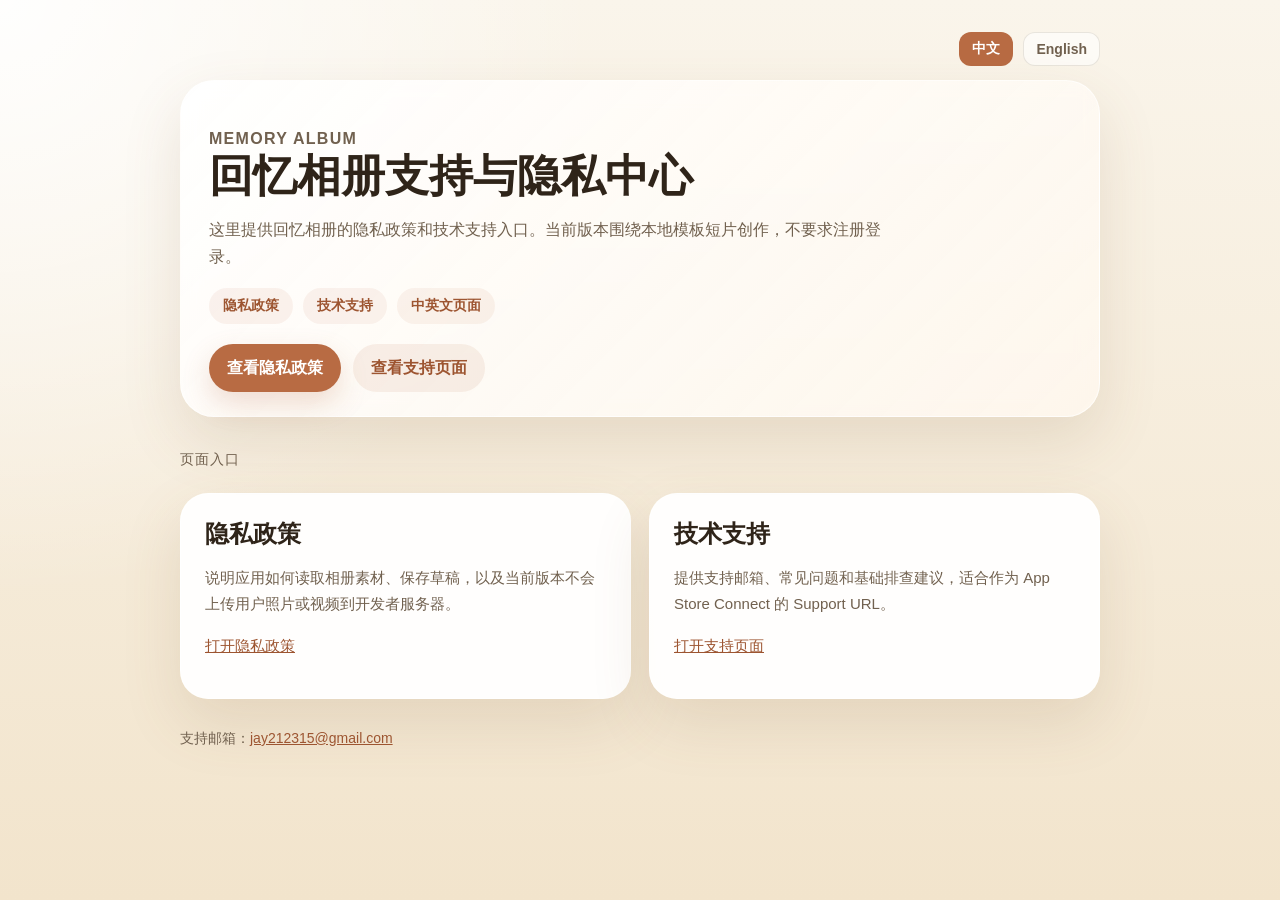
<file: index.html>
<!DOCTYPE html>
<html lang="zh-CN">
  <head>
    <meta charset="utf-8" />
    <meta name="viewport" content="width=device-width, initial-scale=1" />
    <title>回忆相册 | 支持与隐私</title>
    <link rel="stylesheet" href="./styles.css" />
  </head>
  <body>
    <main class="page">
      <nav class="language-switch" aria-label="Language">
        <a aria-current="page" href="./">中文</a>
        <a href="./en/">English</a>
      </nav>
      <section class="hero">
        <p class="eyebrow">Memory Album</p>
        <h1>回忆相册支持与隐私中心</h1>
        <p>
          这里提供回忆相册的隐私政策和技术支持入口。当前版本围绕本地模板短片创作，不要求注册登录。
        </p>
        <div class="meta">
          <span class="pill">隐私政策</span>
          <span class="pill">技术支持</span>
          <span class="pill">中英文页面</span>
        </div>
        <div class="cta-row">
          <a class="button" href="./privacy/">查看隐私政策</a>
          <a class="button secondary" href="./support/">查看支持页面</a>
        </div>
      </section>

      <p class="section-title">页面入口</p>
      <section class="grid two">
        <article class="card">
          <h2>隐私政策</h2>
          <p>
            说明应用如何读取相册素材、保存草稿，以及当前版本不会上传用户照片或视频到开发者服务器。
          </p>
          <p><a href="./privacy/">打开隐私政策</a></p>
        </article>
        <article class="card">
          <h2>技术支持</h2>
          <p>
            提供支持邮箱、常见问题和基础排查建议，适合作为 App Store Connect 的 Support URL。
          </p>
          <p><a href="./support/">打开支持页面</a></p>
        </article>
      </section>

      <p class="footer-note">
        支持邮箱：<a href="mailto:jay212315@gmail.com">jay212315@gmail.com</a>
      </p>
    </main>
  </body>
</html>
</file>
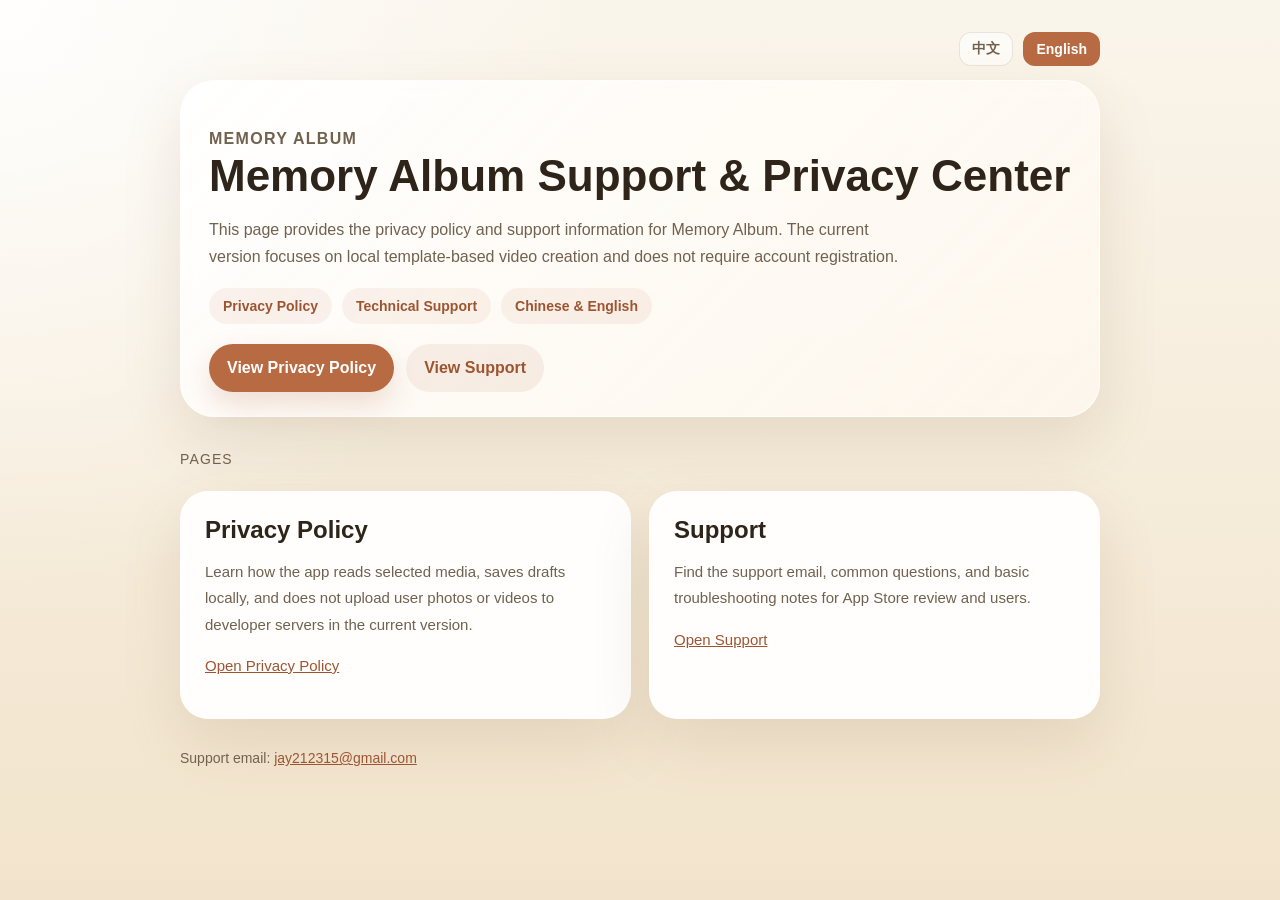
<file: en/index.html>
<!DOCTYPE html>
<html lang="en">
  <head>
    <meta charset="utf-8" />
    <meta name="viewport" content="width=device-width, initial-scale=1" />
    <title>Memory Album | Support & Privacy</title>
    <link rel="stylesheet" href="../styles.css" />
  </head>
  <body>
    <main class="page">
      <nav class="language-switch" aria-label="Language">
        <a href="../">中文</a>
        <a aria-current="page" href="./">English</a>
      </nav>
      <section class="hero">
        <p class="eyebrow">Memory Album</p>
        <h1>Memory Album Support & Privacy Center</h1>
        <p>
          This page provides the privacy policy and support information for Memory Album. The current version focuses on local template-based video creation and does not require account registration.
        </p>
        <div class="meta">
          <span class="pill">Privacy Policy</span>
          <span class="pill">Technical Support</span>
          <span class="pill">Chinese & English</span>
        </div>
        <div class="cta-row">
          <a class="button" href="./privacy/">View Privacy Policy</a>
          <a class="button secondary" href="./support/">View Support</a>
        </div>
      </section>

      <p class="section-title">Pages</p>
      <section class="grid two">
        <article class="card">
          <h2>Privacy Policy</h2>
          <p>
            Learn how the app reads selected media, saves drafts locally, and does not upload user photos or videos to developer servers in the current version.
          </p>
          <p><a href="./privacy/">Open Privacy Policy</a></p>
        </article>
        <article class="card">
          <h2>Support</h2>
          <p>
            Find the support email, common questions, and basic troubleshooting notes for App Store review and users.
          </p>
          <p><a href="./support/">Open Support</a></p>
        </article>
      </section>

      <p class="footer-note">
        Support email: <a href="mailto:jay212315@gmail.com">jay212315@gmail.com</a>
      </p>
    </main>
  </body>
</html>
</file>
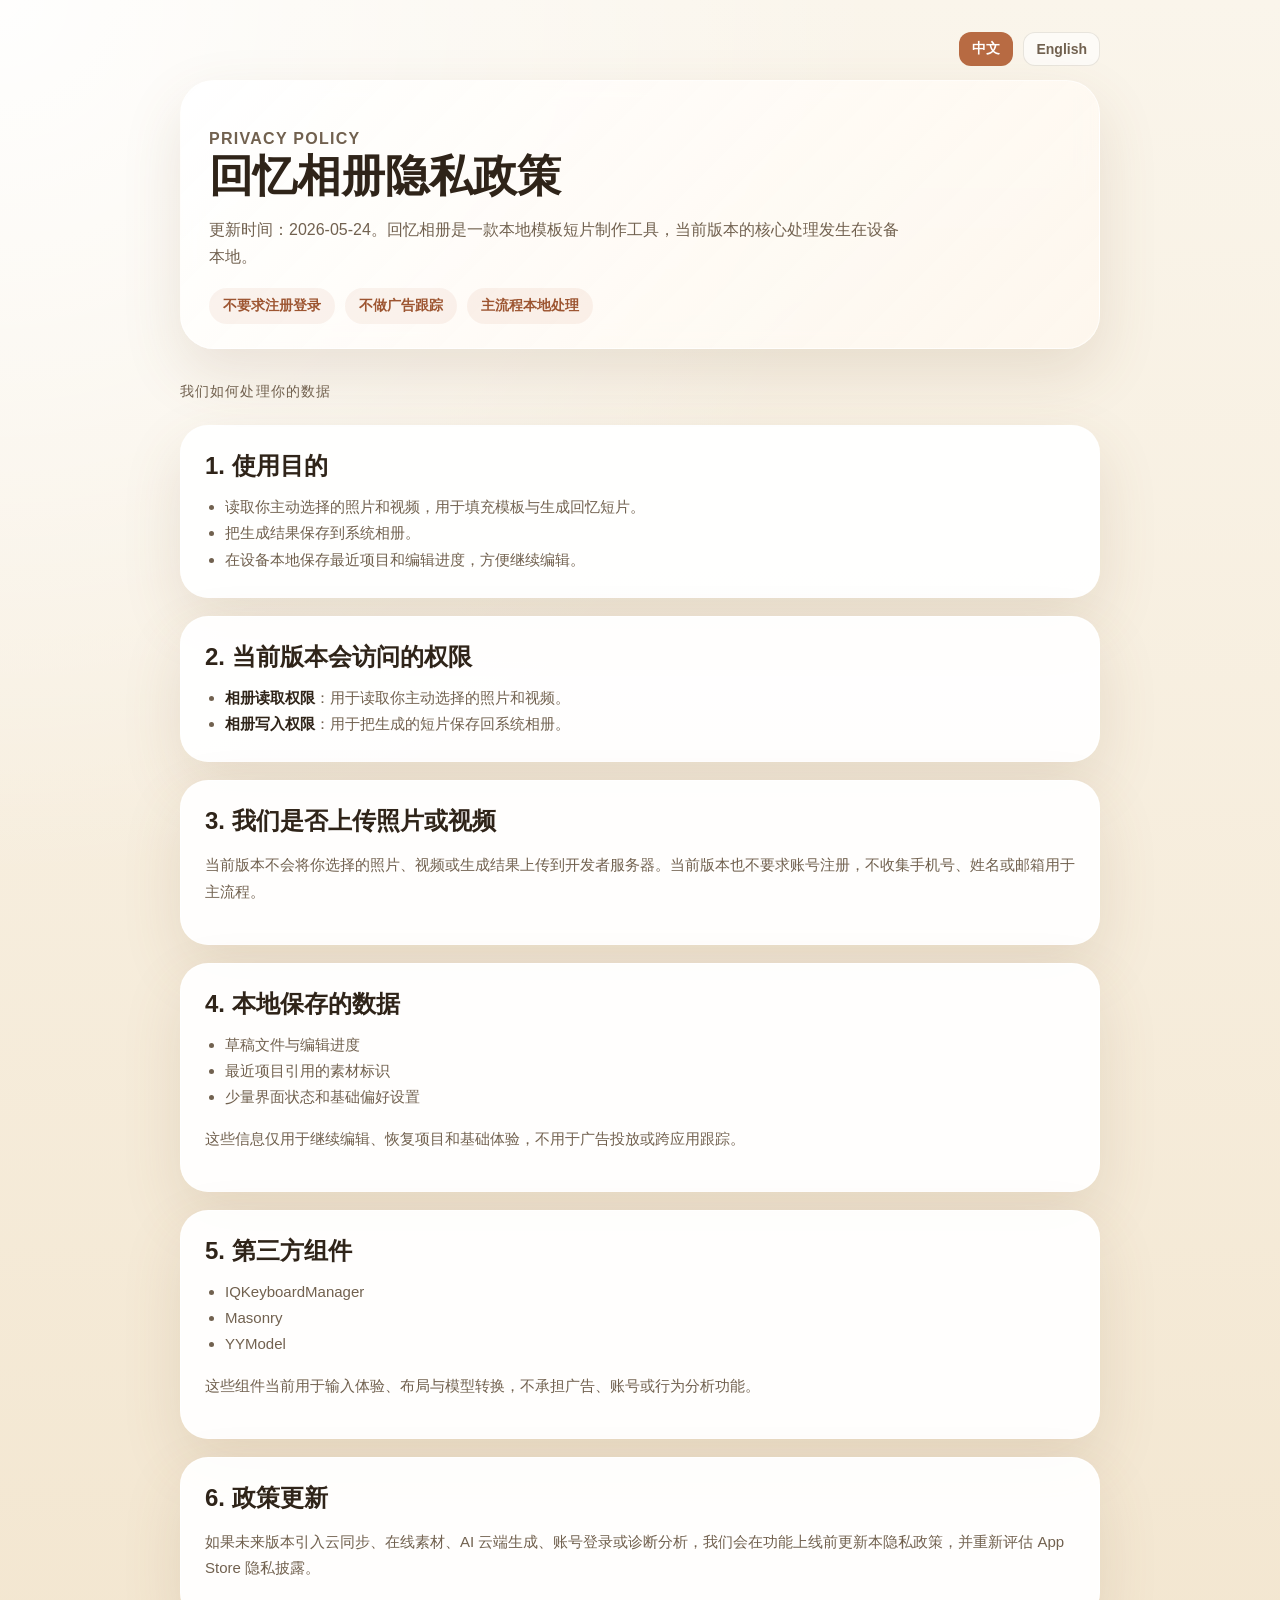
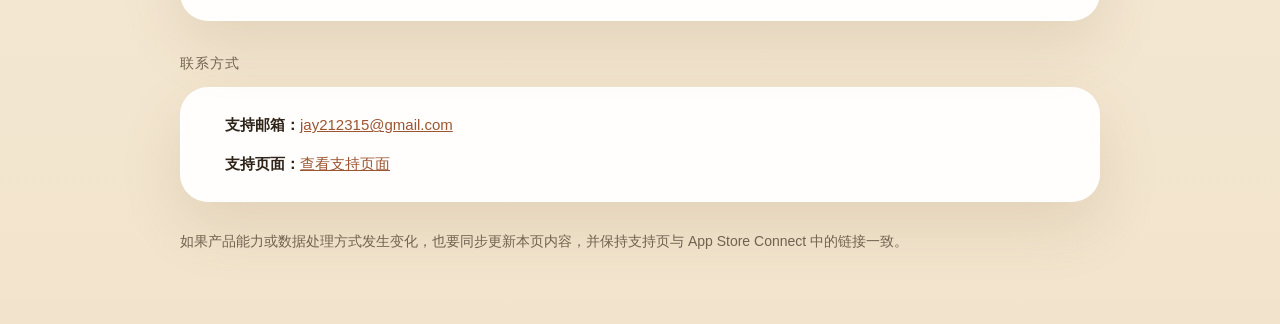
<file: privacy/index.html>
<!DOCTYPE html>
<html lang="zh-CN">
  <head>
    <meta charset="utf-8" />
    <meta name="viewport" content="width=device-width, initial-scale=1" />
    <title>回忆相册隐私政策</title>
    <link rel="stylesheet" href="../styles.css" />
  </head>
  <body>
    <main class="page">
      <nav class="language-switch" aria-label="Language">
        <a aria-current="page" href="./">中文</a>
        <a href="../en/privacy/">English</a>
      </nav>
      <section class="hero">
        <p class="eyebrow">Privacy Policy</p>
        <h1>回忆相册隐私政策</h1>
        <p>
          更新时间：2026-05-24。回忆相册是一款本地模板短片制作工具，当前版本的核心处理发生在设备本地。
        </p>
        <div class="meta">
          <span class="pill">不要求注册登录</span>
          <span class="pill">不做广告跟踪</span>
          <span class="pill">主流程本地处理</span>
        </div>
      </section>

      <p class="section-title">我们如何处理你的数据</p>
      <section class="grid">
        <article class="card">
          <h2>1. 使用目的</h2>
          <ul>
            <li>读取你主动选择的照片和视频，用于填充模板与生成回忆短片。</li>
            <li>把生成结果保存到系统相册。</li>
            <li>在设备本地保存最近项目和编辑进度，方便继续编辑。</li>
          </ul>
        </article>
        <article class="card">
          <h2>2. 当前版本会访问的权限</h2>
          <ul>
            <li><span class="highlight">相册读取权限</span>：用于读取你主动选择的照片和视频。</li>
            <li><span class="highlight">相册写入权限</span>：用于把生成的短片保存回系统相册。</li>
          </ul>
        </article>
        <article class="card">
          <h2>3. 我们是否上传照片或视频</h2>
          <p>
            当前版本不会将你选择的照片、视频或生成结果上传到开发者服务器。当前版本也不要求账号注册，不收集手机号、姓名或邮箱用于主流程。
          </p>
        </article>
        <article class="card">
          <h2>4. 本地保存的数据</h2>
          <ul>
            <li>草稿文件与编辑进度</li>
            <li>最近项目引用的素材标识</li>
            <li>少量界面状态和基础偏好设置</li>
          </ul>
          <p>这些信息仅用于继续编辑、恢复项目和基础体验，不用于广告投放或跨应用跟踪。</p>
        </article>
        <article class="card">
          <h2>5. 第三方组件</h2>
          <ul>
            <li>IQKeyboardManager</li>
            <li>Masonry</li>
            <li>YYModel</li>
          </ul>
          <p>这些组件当前用于输入体验、布局与模型转换，不承担广告、账号或行为分析功能。</p>
        </article>
        <article class="card">
          <h2>6. 政策更新</h2>
          <p>
            如果未来版本引入云同步、在线素材、AI 云端生成、账号登录或诊断分析，我们会在功能上线前更新本隐私政策，并重新评估 App Store 隐私披露。
          </p>
        </article>
      </section>

      <p class="section-title">联系方式</p>
      <section class="card">
        <ul class="list-plain">
          <li><span class="highlight">支持邮箱：</span><a href="mailto:jay212315@gmail.com">jay212315@gmail.com</a></li>
          <li><span class="highlight">支持页面：</span><a href="../support/">查看支持页面</a></li>
        </ul>
      </section>

      <p class="footer-note">
        如果产品能力或数据处理方式发生变化，也要同步更新本页内容，并保持支持页与 App Store Connect 中的链接一致。
      </p>
    </main>
  </body>
</html>
</file>
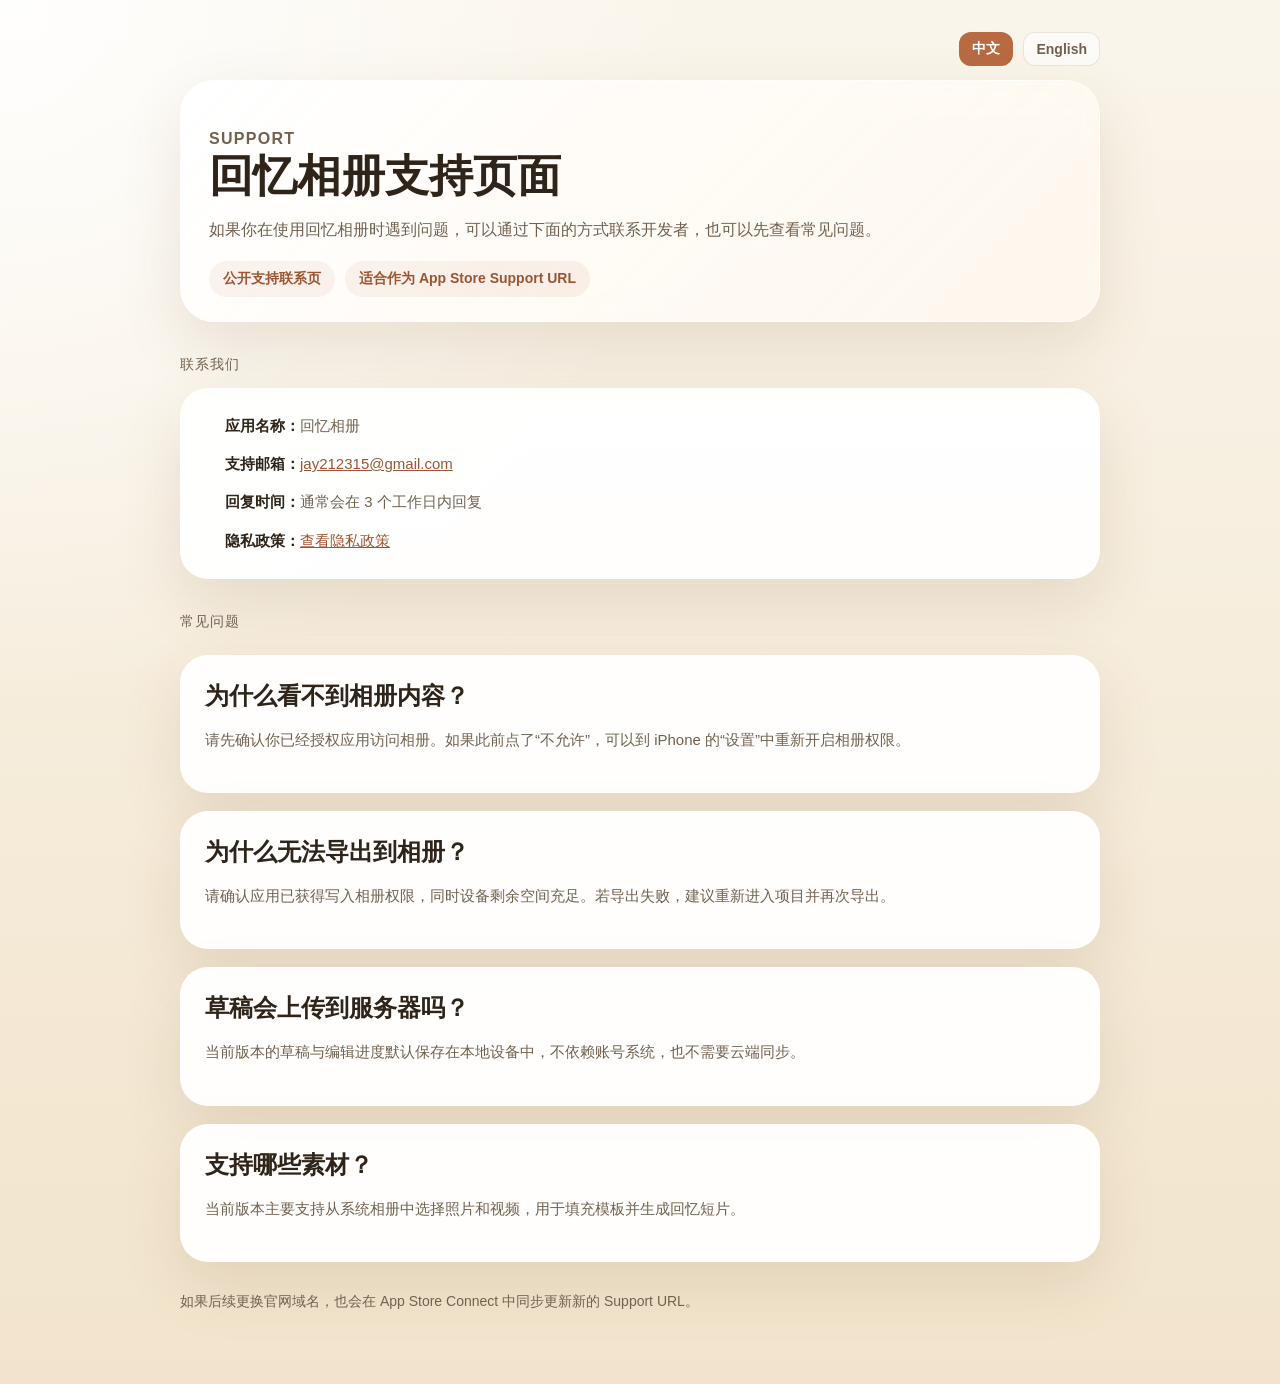
<file: support/index.html>
<!DOCTYPE html>
<html lang="zh-CN">
  <head>
    <meta charset="utf-8" />
    <meta name="viewport" content="width=device-width, initial-scale=1" />
    <title>回忆相册支持页面</title>
    <link rel="stylesheet" href="../styles.css" />
  </head>
  <body>
    <main class="page">
      <nav class="language-switch" aria-label="Language">
        <a aria-current="page" href="./">中文</a>
        <a href="../en/support/">English</a>
      </nav>
      <section class="hero">
        <p class="eyebrow">Support</p>
        <h1>回忆相册支持页面</h1>
        <p>
          如果你在使用回忆相册时遇到问题，可以通过下面的方式联系开发者，也可以先查看常见问题。
        </p>
        <div class="meta">
          <span class="pill">公开支持联系页</span>
          <span class="pill">适合作为 App Store Support URL</span>
        </div>
      </section>

      <p class="section-title">联系我们</p>
      <section class="card">
        <ul class="list-plain">
          <li><span class="highlight">应用名称：</span>回忆相册</li>
          <li><span class="highlight">支持邮箱：</span><a href="mailto:jay212315@gmail.com">jay212315@gmail.com</a></li>
          <li><span class="highlight">回复时间：</span>通常会在 3 个工作日内回复</li>
          <li><span class="highlight">隐私政策：</span><a href="../privacy/">查看隐私政策</a></li>
        </ul>
      </section>

      <p class="section-title">常见问题</p>
      <section class="grid">
        <article class="card">
          <h2>为什么看不到相册内容？</h2>
          <p>
            请先确认你已经授权应用访问相册。如果此前点了“不允许”，可以到 iPhone 的“设置”中重新开启相册权限。
          </p>
        </article>
        <article class="card">
          <h2>为什么无法导出到相册？</h2>
          <p>
            请确认应用已获得写入相册权限，同时设备剩余空间充足。若导出失败，建议重新进入项目并再次导出。
          </p>
        </article>
        <article class="card">
          <h2>草稿会上传到服务器吗？</h2>
          <p>
            当前版本的草稿与编辑进度默认保存在本地设备中，不依赖账号系统，也不需要云端同步。
          </p>
        </article>
        <article class="card">
          <h2>支持哪些素材？</h2>
          <p>
            当前版本主要支持从系统相册中选择照片和视频，用于填充模板并生成回忆短片。
          </p>
        </article>
      </section>

      <p class="footer-note">
        如果后续更换官网域名，也会在 App Store Connect 中同步更新新的 Support URL。
      </p>
    </main>
  </body>
</html>
</file>
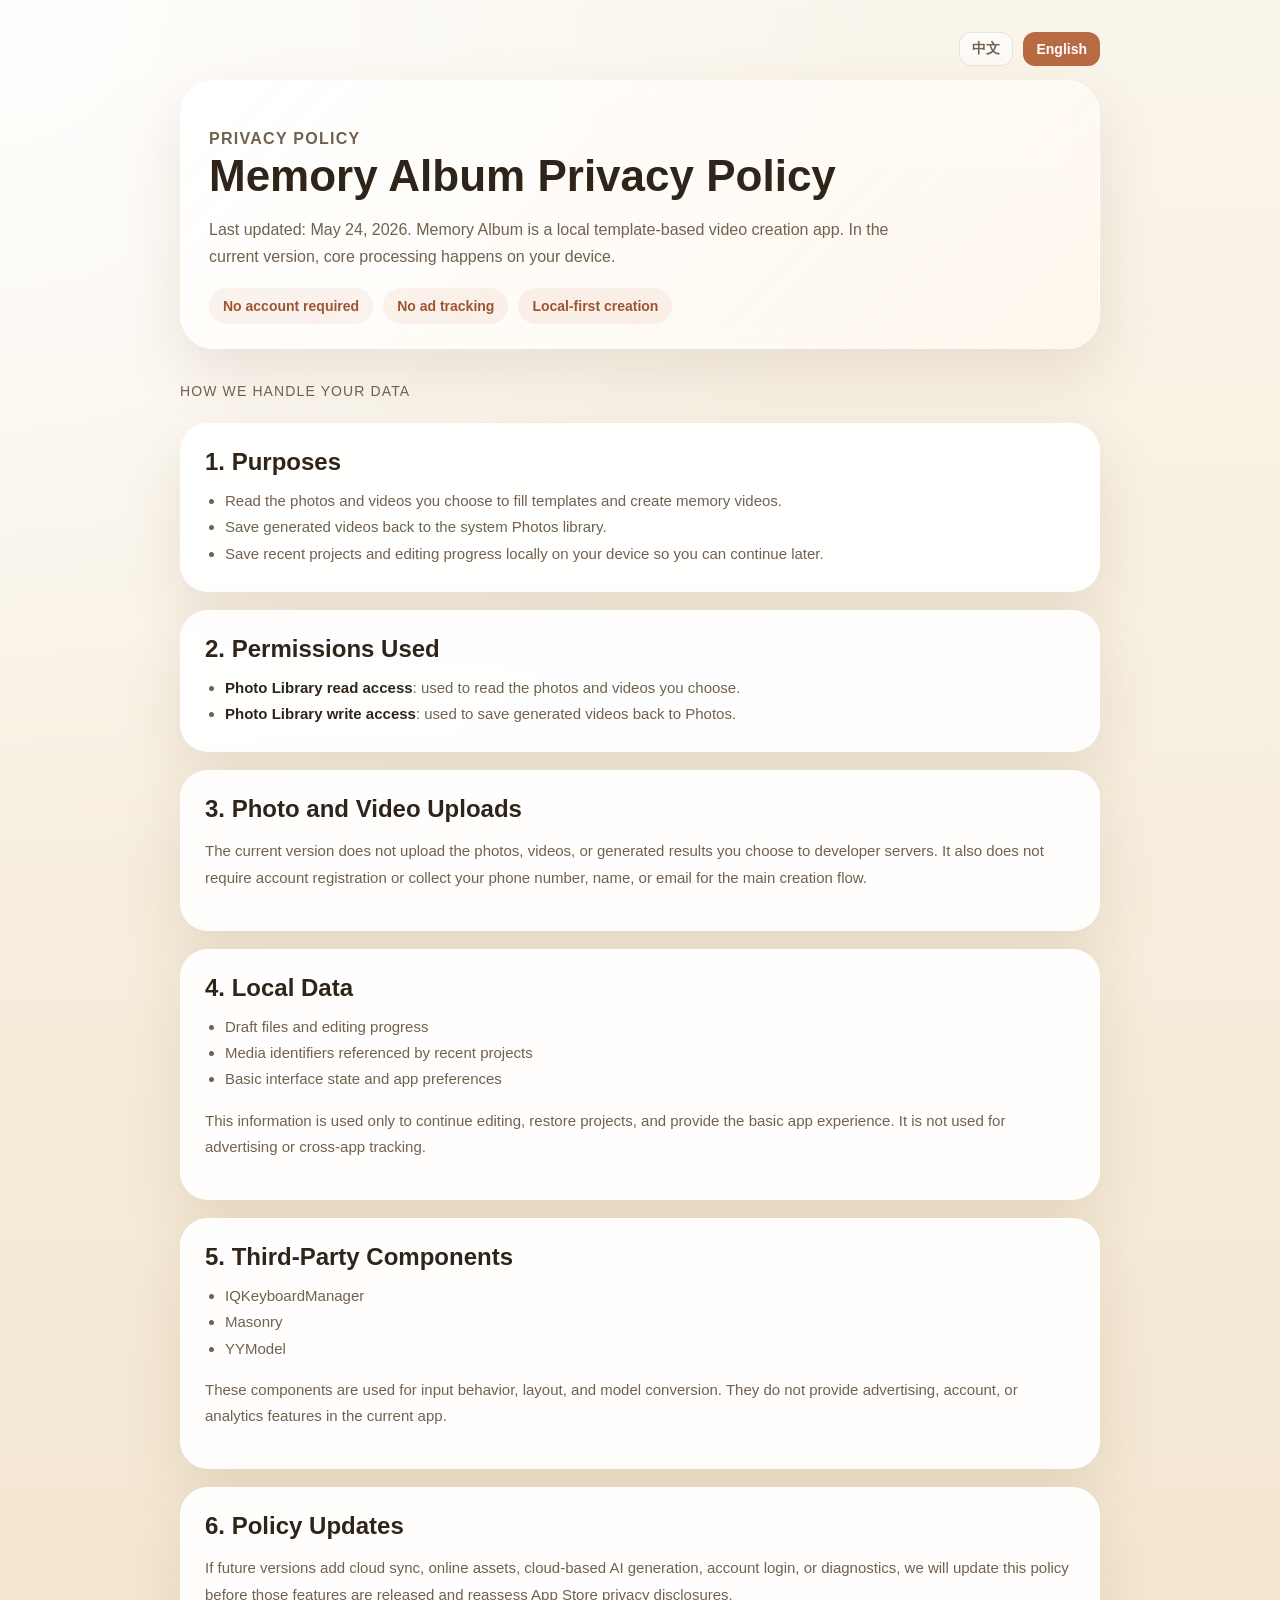
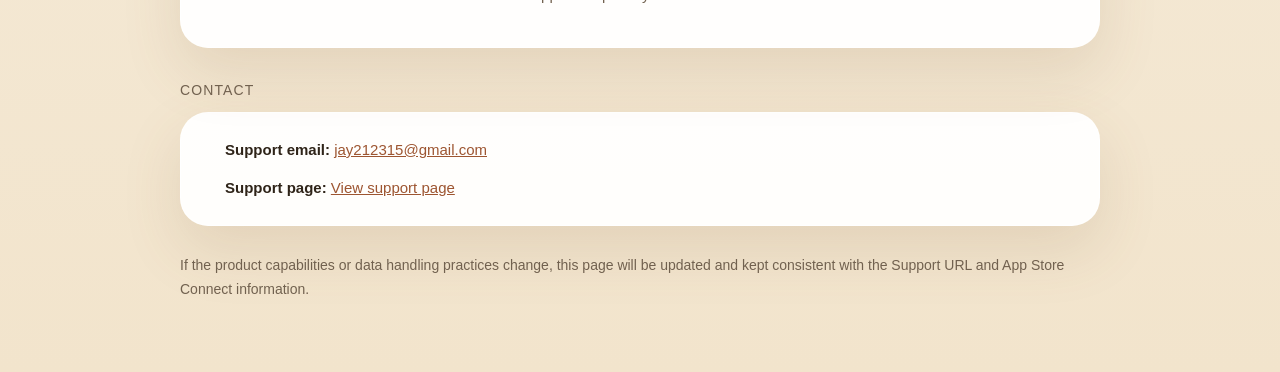
<file: en/privacy/index.html>
<!DOCTYPE html>
<html lang="en">
  <head>
    <meta charset="utf-8" />
    <meta name="viewport" content="width=device-width, initial-scale=1" />
    <title>Memory Album Privacy Policy</title>
    <link rel="stylesheet" href="../../styles.css" />
  </head>
  <body>
    <main class="page">
      <nav class="language-switch" aria-label="Language">
        <a href="../../privacy/">中文</a>
        <a aria-current="page" href="./">English</a>
      </nav>
      <section class="hero">
        <p class="eyebrow">Privacy Policy</p>
        <h1>Memory Album Privacy Policy</h1>
        <p>
          Last updated: May 24, 2026. Memory Album is a local template-based video creation app. In the current version, core processing happens on your device.
        </p>
        <div class="meta">
          <span class="pill">No account required</span>
          <span class="pill">No ad tracking</span>
          <span class="pill">Local-first creation</span>
        </div>
      </section>

      <p class="section-title">How We Handle Your Data</p>
      <section class="grid">
        <article class="card">
          <h2>1. Purposes</h2>
          <ul>
            <li>Read the photos and videos you choose to fill templates and create memory videos.</li>
            <li>Save generated videos back to the system Photos library.</li>
            <li>Save recent projects and editing progress locally on your device so you can continue later.</li>
          </ul>
        </article>
        <article class="card">
          <h2>2. Permissions Used</h2>
          <ul>
            <li><span class="highlight">Photo Library read access</span>: used to read the photos and videos you choose.</li>
            <li><span class="highlight">Photo Library write access</span>: used to save generated videos back to Photos.</li>
          </ul>
        </article>
        <article class="card">
          <h2>3. Photo and Video Uploads</h2>
          <p>
            The current version does not upload the photos, videos, or generated results you choose to developer servers. It also does not require account registration or collect your phone number, name, or email for the main creation flow.
          </p>
        </article>
        <article class="card">
          <h2>4. Local Data</h2>
          <ul>
            <li>Draft files and editing progress</li>
            <li>Media identifiers referenced by recent projects</li>
            <li>Basic interface state and app preferences</li>
          </ul>
          <p>This information is used only to continue editing, restore projects, and provide the basic app experience. It is not used for advertising or cross-app tracking.</p>
        </article>
        <article class="card">
          <h2>5. Third-Party Components</h2>
          <ul>
            <li>IQKeyboardManager</li>
            <li>Masonry</li>
            <li>YYModel</li>
          </ul>
          <p>These components are used for input behavior, layout, and model conversion. They do not provide advertising, account, or analytics features in the current app.</p>
        </article>
        <article class="card">
          <h2>6. Policy Updates</h2>
          <p>
            If future versions add cloud sync, online assets, cloud-based AI generation, account login, or diagnostics, we will update this policy before those features are released and reassess App Store privacy disclosures.
          </p>
        </article>
      </section>

      <p class="section-title">Contact</p>
      <section class="card">
        <ul class="list-plain">
          <li><span class="highlight">Support email:</span> <a href="mailto:jay212315@gmail.com">jay212315@gmail.com</a></li>
          <li><span class="highlight">Support page:</span> <a href="../support/">View support page</a></li>
        </ul>
      </section>

      <p class="footer-note">
        If the product capabilities or data handling practices change, this page will be updated and kept consistent with the Support URL and App Store Connect information.
      </p>
    </main>
  </body>
</html>
</file>
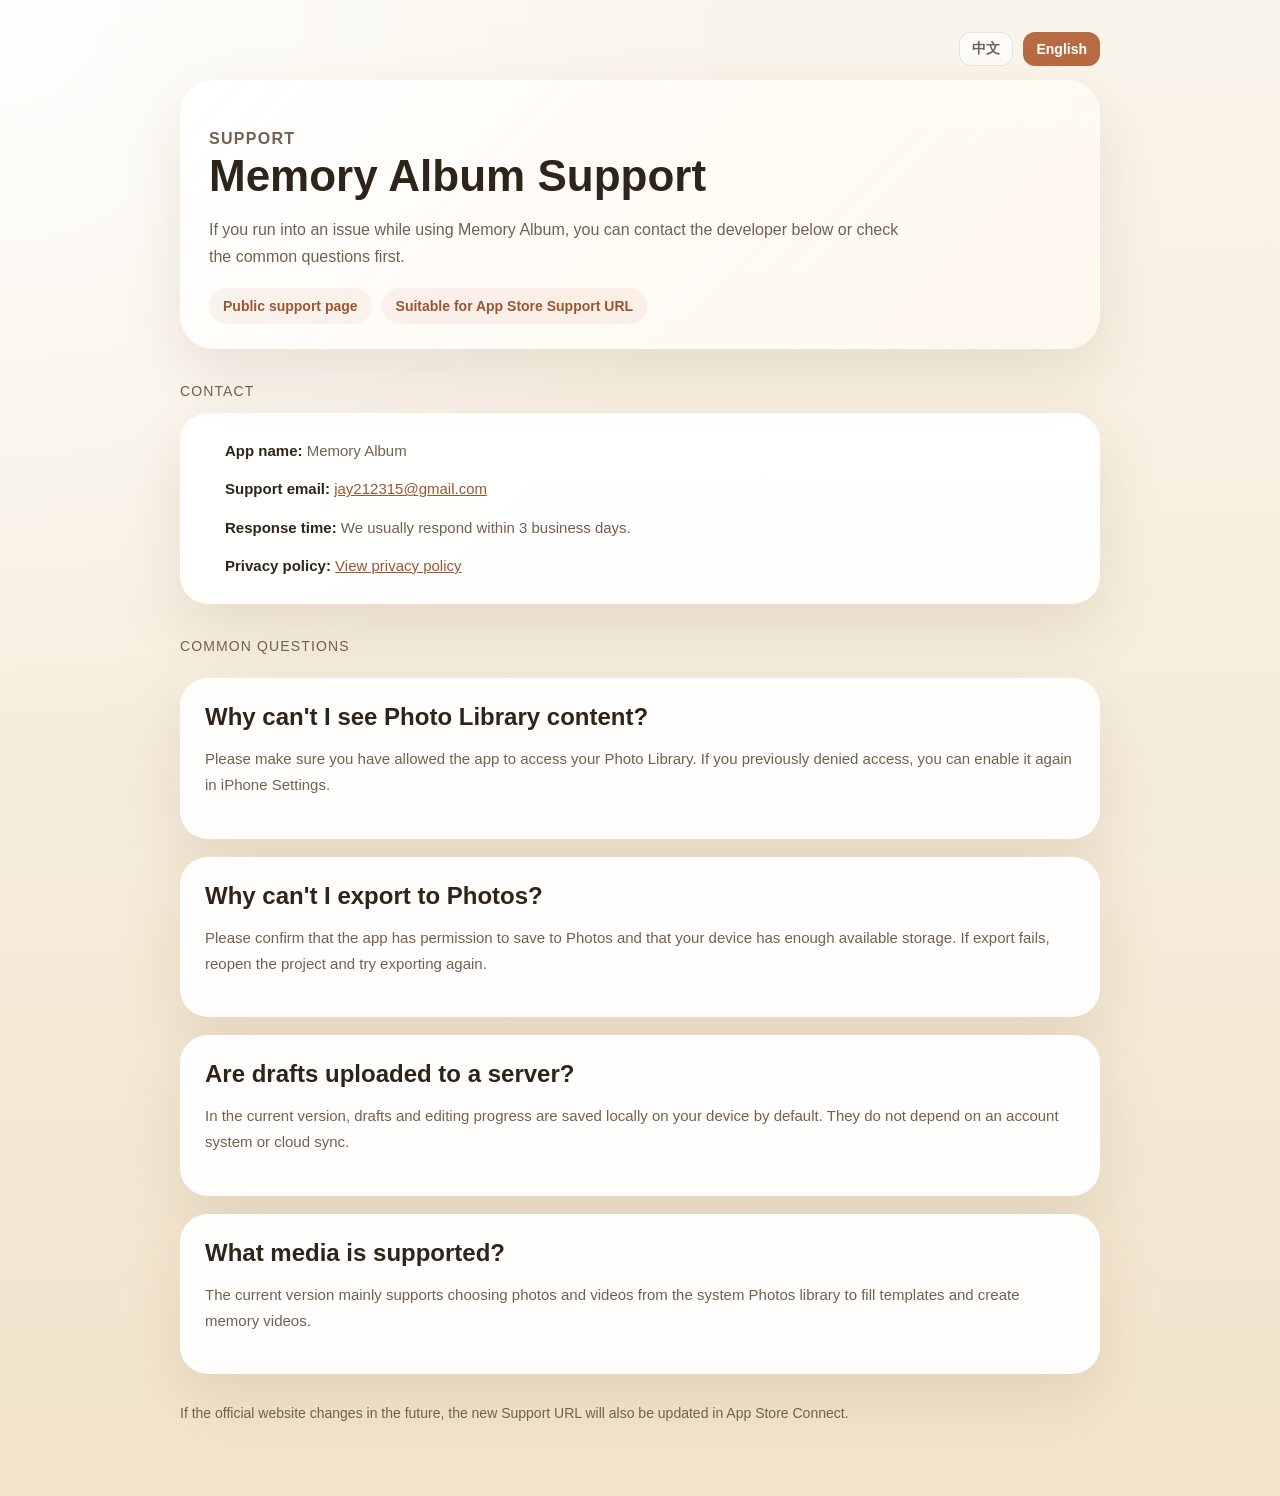
<file: en/support/index.html>
<!DOCTYPE html>
<html lang="en">
  <head>
    <meta charset="utf-8" />
    <meta name="viewport" content="width=device-width, initial-scale=1" />
    <title>Memory Album Support</title>
    <link rel="stylesheet" href="../../styles.css" />
  </head>
  <body>
    <main class="page">
      <nav class="language-switch" aria-label="Language">
        <a href="../../support/">中文</a>
        <a aria-current="page" href="./">English</a>
      </nav>
      <section class="hero">
        <p class="eyebrow">Support</p>
        <h1>Memory Album Support</h1>
        <p>
          If you run into an issue while using Memory Album, you can contact the developer below or check the common questions first.
        </p>
        <div class="meta">
          <span class="pill">Public support page</span>
          <span class="pill">Suitable for App Store Support URL</span>
        </div>
      </section>

      <p class="section-title">Contact</p>
      <section class="card">
        <ul class="list-plain">
          <li><span class="highlight">App name:</span> Memory Album</li>
          <li><span class="highlight">Support email:</span> <a href="mailto:jay212315@gmail.com">jay212315@gmail.com</a></li>
          <li><span class="highlight">Response time:</span> We usually respond within 3 business days.</li>
          <li><span class="highlight">Privacy policy:</span> <a href="../privacy/">View privacy policy</a></li>
        </ul>
      </section>

      <p class="section-title">Common Questions</p>
      <section class="grid">
        <article class="card">
          <h2>Why can't I see Photo Library content?</h2>
          <p>
            Please make sure you have allowed the app to access your Photo Library. If you previously denied access, you can enable it again in iPhone Settings.
          </p>
        </article>
        <article class="card">
          <h2>Why can't I export to Photos?</h2>
          <p>
            Please confirm that the app has permission to save to Photos and that your device has enough available storage. If export fails, reopen the project and try exporting again.
          </p>
        </article>
        <article class="card">
          <h2>Are drafts uploaded to a server?</h2>
          <p>
            In the current version, drafts and editing progress are saved locally on your device by default. They do not depend on an account system or cloud sync.
          </p>
        </article>
        <article class="card">
          <h2>What media is supported?</h2>
          <p>
            The current version mainly supports choosing photos and videos from the system Photos library to fill templates and create memory videos.
          </p>
        </article>
      </section>

      <p class="footer-note">
        If the official website changes in the future, the new Support URL will also be updated in App Store Connect.
      </p>
    </main>
  </body>
</html>
</file>
<file: styles.css>
:root {
  --bg: #f7f1e6;
  --card: rgba(255, 255, 255, 0.82);
  --card-strong: rgba(255, 255, 255, 0.94);
  --text: #2f2419;
  --muted: #71614f;
  --line: rgba(86, 64, 39, 0.12);
  --accent: #b86b43;
  --accent-strong: #9d5531;
  --shadow: 0 24px 60px rgba(130, 93, 58, 0.14);
  --radius-lg: 28px;
  --radius-md: 18px;
  --radius-sm: 12px;
  --max-width: 920px;
}

* {
  box-sizing: border-box;
}

html {
  font-family: -apple-system, BlinkMacSystemFont, "PingFang SC", "Helvetica Neue",
    sans-serif;
  background:
    radial-gradient(circle at top left, rgba(255, 255, 255, 0.92), transparent 38%),
    linear-gradient(180deg, #faf5eb 0%, #f2e4cc 100%);
  color: var(--text);
}

body {
  margin: 0;
  min-height: 100vh;
}

a {
  color: var(--accent-strong);
}

.page {
  width: min(calc(100% - 32px), var(--max-width));
  margin: 0 auto;
  padding: 32px 0 56px;
}

.language-switch {
  display: flex;
  justify-content: flex-end;
  gap: 10px;
  margin-bottom: 14px;
}

.language-switch a {
  display: inline-flex;
  align-items: center;
  min-height: 34px;
  padding: 0 12px;
  border: 1px solid var(--line);
  border-radius: var(--radius-sm);
  background: rgba(255, 255, 255, 0.6);
  color: var(--muted);
  font-size: 14px;
  font-weight: 700;
  text-decoration: none;
}

.language-switch a[aria-current="page"] {
  background: var(--accent);
  border-color: transparent;
  color: #fff;
}

.hero {
  background: linear-gradient(135deg, rgba(255, 255, 255, 0.92), rgba(255, 248, 239, 0.82));
  border: 1px solid rgba(255, 255, 255, 0.65);
  box-shadow: var(--shadow);
  border-radius: 34px;
  padding: 28px 28px 24px;
  backdrop-filter: blur(10px);
}

.eyebrow {
  margin: 0 0 10px;
  color: var(--accent-strong);
  font-size: 13px;
  font-weight: 700;
  letter-spacing: 0.08em;
  text-transform: uppercase;
}

.hero h1 {
  margin: 0;
  font-size: clamp(30px, 6vw, 44px);
  line-height: 1.08;
}

.hero p {
  margin: 16px 0 0;
  max-width: 700px;
  color: var(--muted);
  font-size: 16px;
  line-height: 1.7;
}

.meta {
  display: flex;
  flex-wrap: wrap;
  gap: 10px;
  margin-top: 18px;
}

.pill {
  display: inline-flex;
  align-items: center;
  min-height: 36px;
  padding: 0 14px;
  border-radius: 999px;
  background: rgba(184, 107, 67, 0.08);
  color: var(--accent-strong);
  font-size: 14px;
  font-weight: 600;
}

.grid {
  display: grid;
  gap: 18px;
  margin-top: 24px;
}

.grid.two {
  grid-template-columns: repeat(auto-fit, minmax(260px, 1fr));
}

.card {
  background: var(--card-strong);
  border: 1px solid rgba(255, 255, 255, 0.72);
  border-radius: var(--radius-lg);
  box-shadow: var(--shadow);
  padding: 24px;
}

.card h2,
.card h3 {
  margin: 0 0 12px;
}

.card p,
.card li {
  color: var(--muted);
  font-size: 15px;
  line-height: 1.75;
}

.card ul,
.card ol {
  margin: 0;
  padding-left: 20px;
}

.cta-row {
  display: flex;
  flex-wrap: wrap;
  gap: 12px;
  margin-top: 20px;
}

.button {
  display: inline-flex;
  align-items: center;
  justify-content: center;
  min-height: 48px;
  padding: 0 18px;
  border-radius: 999px;
  background: var(--accent);
  color: #fff;
  font-weight: 700;
  text-decoration: none;
  box-shadow: 0 12px 28px rgba(184, 107, 67, 0.22);
}

.button.secondary {
  background: rgba(184, 107, 67, 0.1);
  color: var(--accent-strong);
  box-shadow: none;
}

.section-title {
  margin: 34px 0 14px;
  font-size: 14px;
  color: var(--muted);
  letter-spacing: 0.08em;
  text-transform: uppercase;
}

.footer-note {
  margin-top: 28px;
  color: var(--muted);
  font-size: 14px;
  line-height: 1.7;
}

.list-plain {
  list-style: none;
  padding: 0;
  margin: 0;
}

.list-plain li + li {
  margin-top: 12px;
}

.highlight {
  font-weight: 700;
  color: var(--text);
}

@media (max-width: 640px) {
  .page {
    width: min(calc(100% - 24px), var(--max-width));
    padding: 20px 0 36px;
  }

  .hero,
  .card {
    padding: 20px;
    border-radius: 24px;
  }
}
</file>
